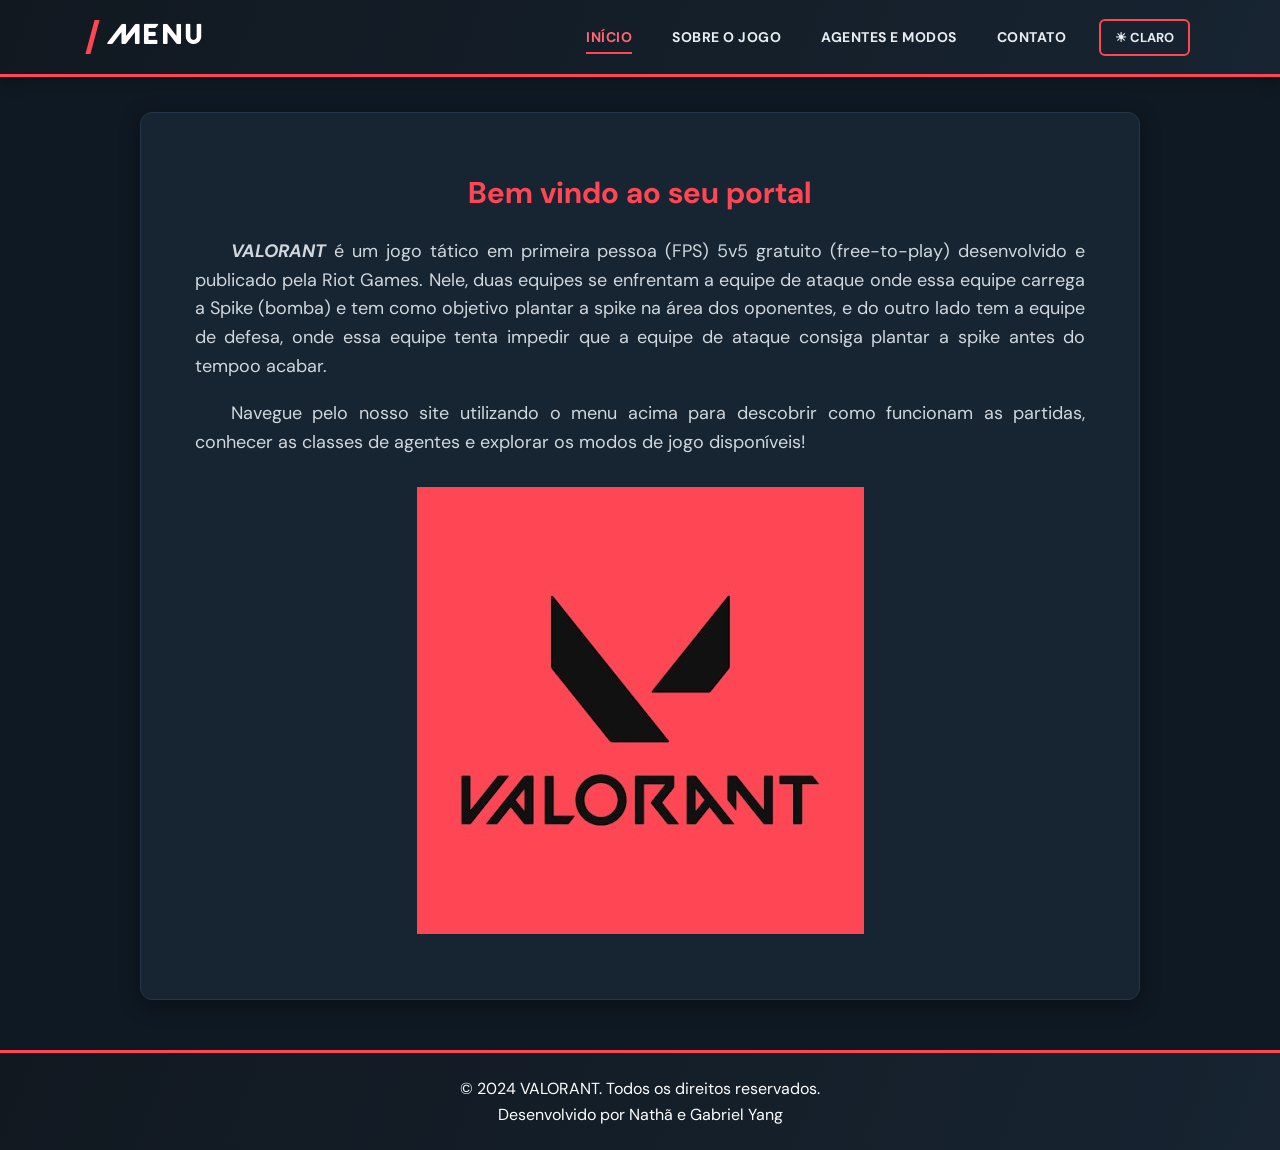
<file: index.html>
<!DOCTYPE html>
<html lang="pt-br">
<head>
    <meta charset="UTF-8">
    <meta name="viewport" content="width=device-width, initial-scale=1.0">
    <title>Pagina Inicial</title>
    <link rel="stylesheet" href="style.css">
</head>
<body>
    <header class="topo">
        <div class="marca">
            <span class="marca-detalhe"></span>
            <h1>MENU</h1>
        </div>

        <nav class="navegacao" aria-label="Navegação principal">
            <ul>
                <li><a href="index.html" class="ativo">Início</a></li>
                <li><a href="sobre.html">Sobre o Jogo</a></li>
                <li><a href="conteudo.html">Agentes e Modos</a></li>
                <li><a href="contato.html">Contato</a></li>
                <li><button id="btn-tema" class="btn-tema" type="button">☀︎ Claro</button></li>
            </ul>
        </nav>
    </header>

    <main>
        <section id="apresentação">
                <h2>Bem vindo ao seu portal</h2>
                <p> 
                    <strong><i>VALORANT</i></strong> é um jogo tático em primeira pessoa (FPS) 5v5 gratuito (free-to-play) desenvolvido e publicado pela Riot Games. Nele, duas equipes se enfrentam
                    a equipe de ataque onde essa equipe carrega a Spike (bomba) e tem como objetivo plantar a spike na área dos oponentes, e do outro
                    lado tem a equipe de defesa, onde essa equipe tenta impedir que a equipe de ataque consiga plantar a spike antes do tempoo acabar.
                </p>
                <p>
                    Navegue pelo nosso site utilizando o menu acima para descobrir como funcionam as partidas, 
                    conhecer as classes de agentes e explorar os modos de jogo disponíveis!
                </p>
        </section>

        <div class="midia">
            <img src="Imagem seção 1/Logo.jpeg" alt="logo oficial do valorant">
        </div>

    </main>

    <footer>
        <p>© 2024 VALORANT. Todos os direitos reservados.</p>
        <p>Desenvolvido por Nathã e Gabriel Yang</p>
    </footer>

    <script src="tema.js"></script>
</body>
</html>
</file>
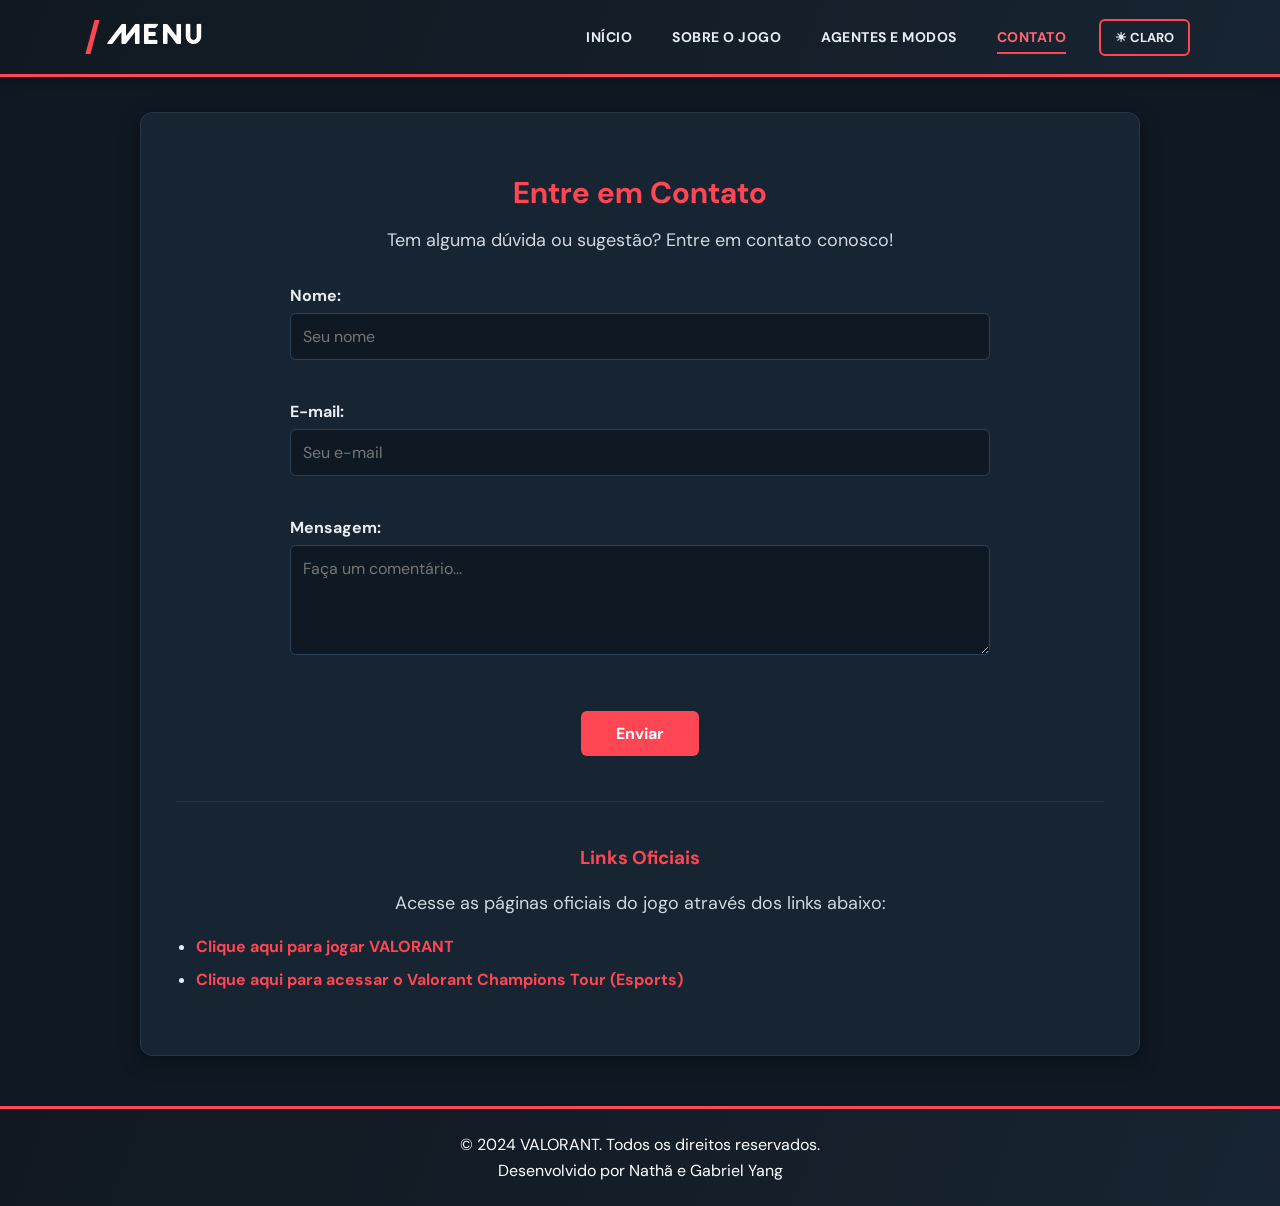
<file: contato.html>
<!DOCTYPE html>
<html lang="pt-BR">
<head>
    <meta charset="UTF-8">
    <meta name="viewport" content="width=device-width, initial-scale=1.0">
    <title>Contato</title>
    <link rel="stylesheet" href="style.css">
</head>
<body>
    <header class="topo">
        <div class="marca">
            <span class="marca-detalhe"></span>
            <h1>MENU</h1>
        </div>

        <nav class="navegacao" aria-label="Navegação principal">
            <ul>
                <li><a href="index.html">Início</a></li>
                <li><a href="sobre.html">Sobre o Jogo</a></li>
                <li><a href="conteudo.html">Agentes e Modos</a></li>
                <li><a href="contato.html" class="ativo">Contato</a></li>
                <li><button id="btn-tema" class="btn-tema" type="button">☀︎ Claro</button></li>
            </ul>
        </nav>
    </header>

    <main>
        <section class="section-contato">
            
            <h2>Entre em Contato</h2>
            <p>
                Tem alguma dúvida ou sugestão? Entre em contato conosco!
            </p>

            <form action="config.php" method="POST">
            <div>
                <label for="nome">Nome:</label>
                <input type="text" id="nome" name="nome" placeholder="Seu nome" required>
            </div>
            <br>
            <div>
                <label for="email">E-mail:</label>
                <input type="email" id="email" name="email" placeholder="Seu e-mail" required>
            </div>
            <br>
            <div>
                <label for="mensagem">Mensagem:</label>
                <textarea type="text" id="mensagem" name="mensagem" placeholder="Faça um comentário..." rows="4" required></textarea>
            </div>
            <br>
            <button type="submit" name="enviar" id="enviar">Enviar</button>
            </form>
        
        </section>

        <section class="section-links">
            <h3>Links Oficiais</h3>
            <p>
                Acesse as páginas oficiais do jogo através dos links abaixo:
            </p>

        <ul>
            <li><a href="https://playvalorant.com" target="_blank">Clique aqui para jogar VALORANT</a></li>
            <li><a href="https://valorantesports.com" target="_blank">Clique aqui para acessar o Valorant Champions Tour (Esports)</a></li>
        </ul>
        
        </section>
    </main>

    <footer>
        <p>© 2024 VALORANT. Todos os direitos reservados.</p>
        <p>Desenvolvido por Nathã e Gabriel Yang</p>
    </footer>

    <script src="tema.js"></script>
</body>
</html>
</file>
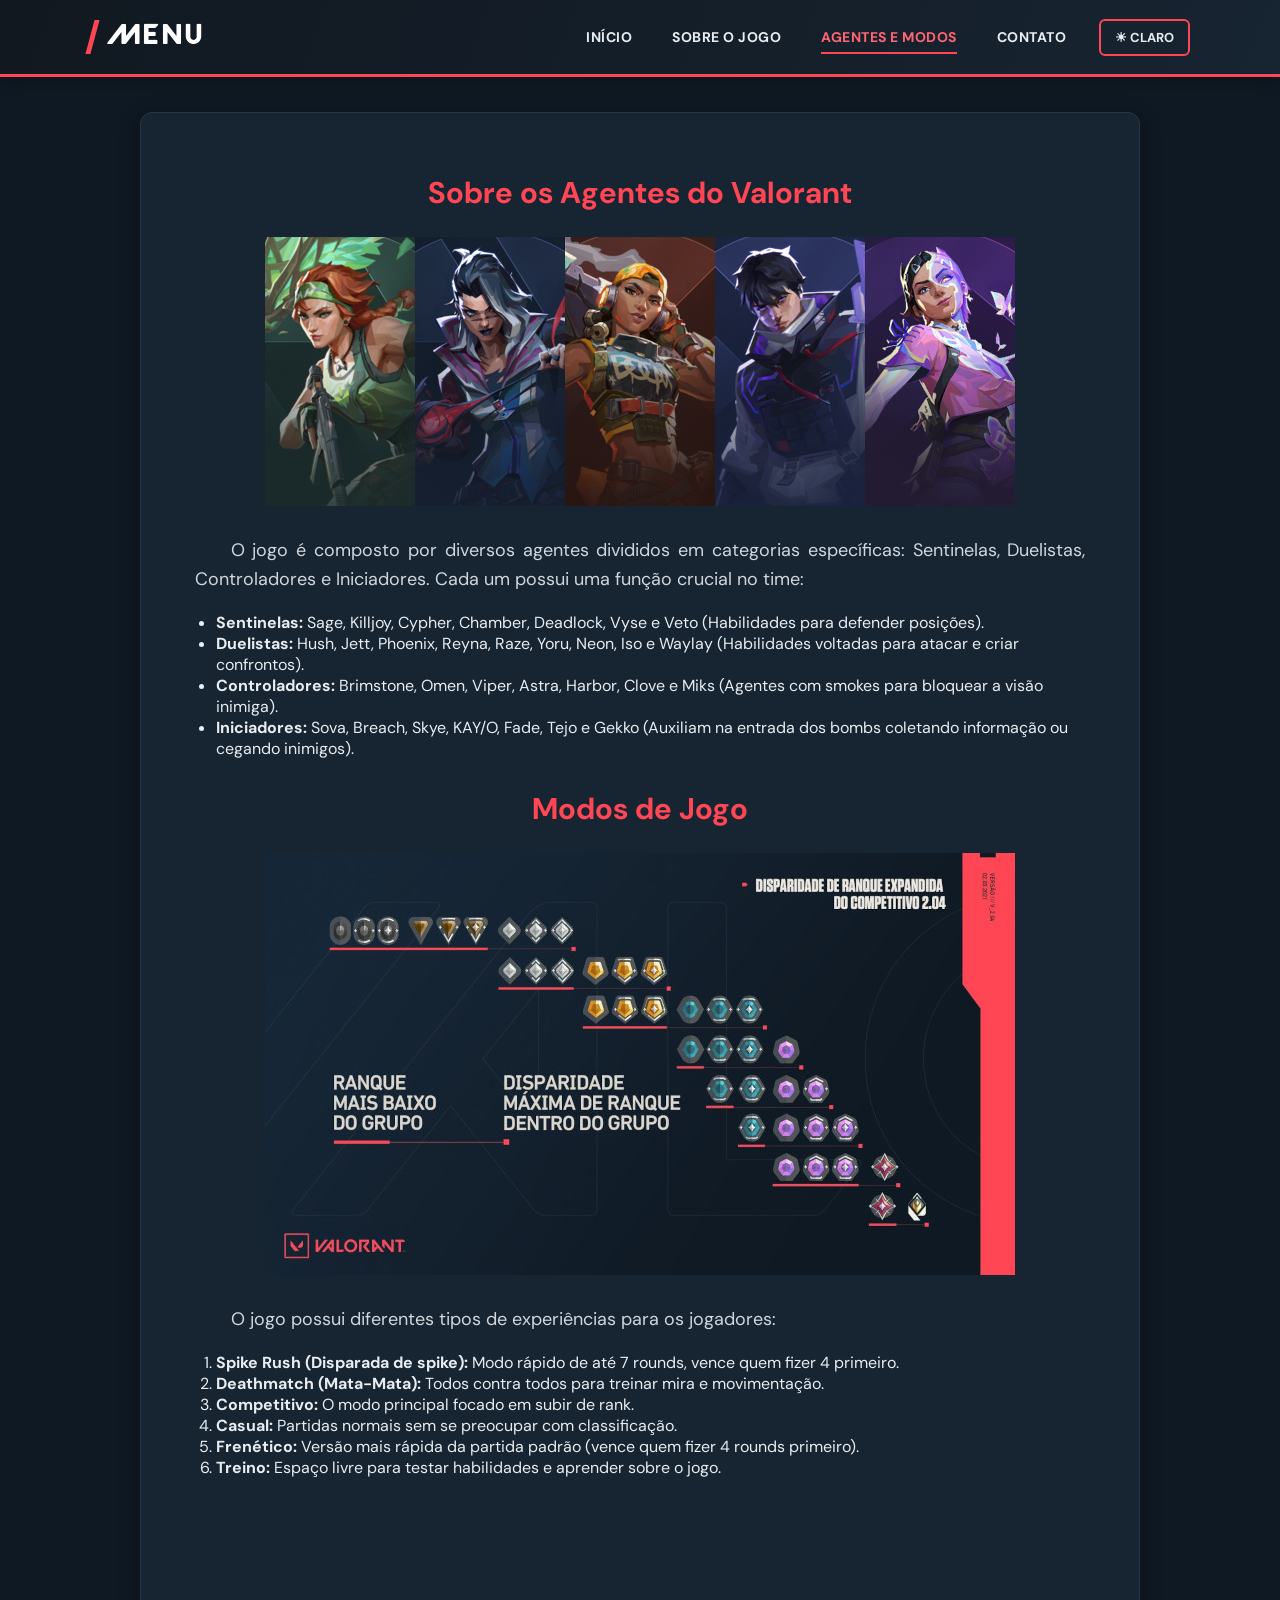
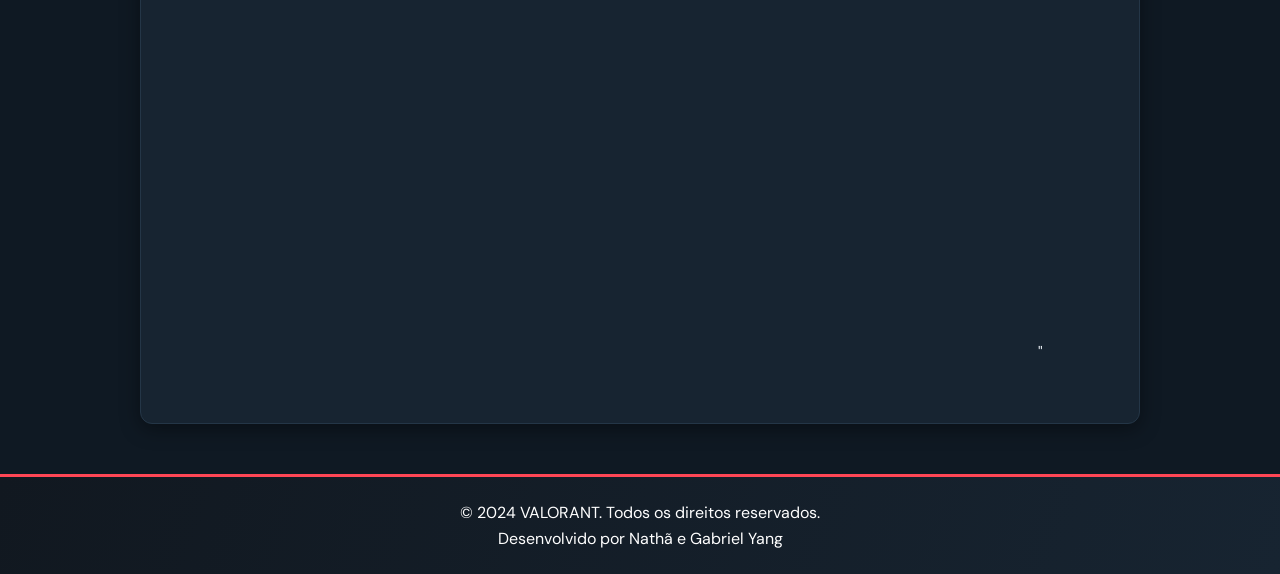
<file: conteudo.html>
<!DOCTYPE html>
<html lang="pt-BR">
<head>
    <meta charset="UTF-8">
    <meta name="viewport" content="width=device-width, initial-scale=1.0">
    <title>Agentes e Modos</title>
    <link rel="stylesheet" href="style.css">
</head>
<body>
    <header class="topo">
        <div class="marca">
            <span class="marca-detalhe"></span>
            <h1>MENU</h1>
        </div>

        <nav class="navegacao" aria-label="Navegação principal">
            <ul>
                <li><a href="index.html">Início</a></li>
                <li><a href="sobre.html">Sobre o Jogo</a></li>
                <li><a href="conteudo.html" class="ativo">Agentes e Modos</a></li>
                <li><a href="contato.html">Contato</a></li>
                <li><button id="btn-tema" class="btn-tema" type="button">☀︎ Claro</button></li>
            </ul>
        </nav>
    </header>        
    
    <main>
        <section class="section-agents">
            <h2>Sobre os Agentes do Valorant</h2>

            <div class="midia">
                <img src="Imagem seção 1/agentes.png" alt="Agentes do Valorant">
            </div>
            
            <p>
                O jogo é composto por diversos agentes divididos em categorias específicas: Sentinelas, Duelistas, Controladores e Iniciadores. Cada um possui uma função crucial no time:
            </p>
                 
            <ul>
                <li><strong>Sentinelas:</strong> Sage, Killjoy, Cypher, Chamber, Deadlock, Vyse e Veto (Habilidades para defender posições).</li>
                <li><strong>Duelistas:</strong> Hush, Jett, Phoenix, Reyna, Raze, Yoru, Neon, Iso e Waylay (Habilidades voltadas para atacar e criar confrontos).</li>
                <li><strong>Controladores:</strong> Brimstone, Omen, Viper, Astra, Harbor, Clove e Miks (Agentes com smokes para bloquear a visão inimiga).</li>
                <li><strong>Iniciadores:</strong> Sova, Breach, Skye, KAY/O, Fade, Tejo e Gekko (Auxiliam na entrada dos bombs coletando informação ou cegando inimigos).</li>
            </ul>

        </section>

        <section class="section-modos">
            <h2>Modos de Jogo</h2>

            <div class="midia">
                <img src="Imagem seção 1/elosvalorant.jpg" alt="Elos competitivo do Valorant">
            </div>

            <p>
                O jogo possui diferentes tipos de experiências para os jogadores:
            </p>
            
            <ol>
                <li><strong>Spike Rush (Disparada de spike):</strong> Modo rápido de até 7 rounds, vence quem fizer 4 primeiro.</li>
                <li><strong>Deathmatch (Mata-Mata):</strong> Todos contra todos para treinar mira e movimentação.</li>
                <li><strong>Competitivo:</strong> O modo principal focado em subir de rank.</li>
                <li><strong>Casual:</strong> Partidas normais sem se preocupar com classificação.</li>
                <li><strong>Frenético:</strong> Versão mais rápida da partida padrão (vence quem fizer 4 rounds primeiro).</li>
                <li><strong>Treino:</strong> Espaço livre para testar habilidades e aprender sobre o jogo.</li>
            </ol>
        </section>

        <div class="midia">
            <iframe width="560" height="315" src="https://www.youtube.com/embed/IhhjcB2ZjIM?si=deKy_woqlUoHmXSg" title="YouTube video player" frameborder="0" allow="accelerometer; autoplay; clipboard-write; encrypted-media; gyroscope; picture-in-picture; web-share" referrerpolicy="strict-origin-when-cross-origin" allowfullscreen></iframe>"
        </div>
    </main>

    <footer>
        <p>© 2024 VALORANT. Todos os direitos reservados.</p>
        <p>Desenvolvido por Nathã e Gabriel Yang</p>
    </footer>
    
    <script src="tema.js"></script>
</body>
</html>
</file>
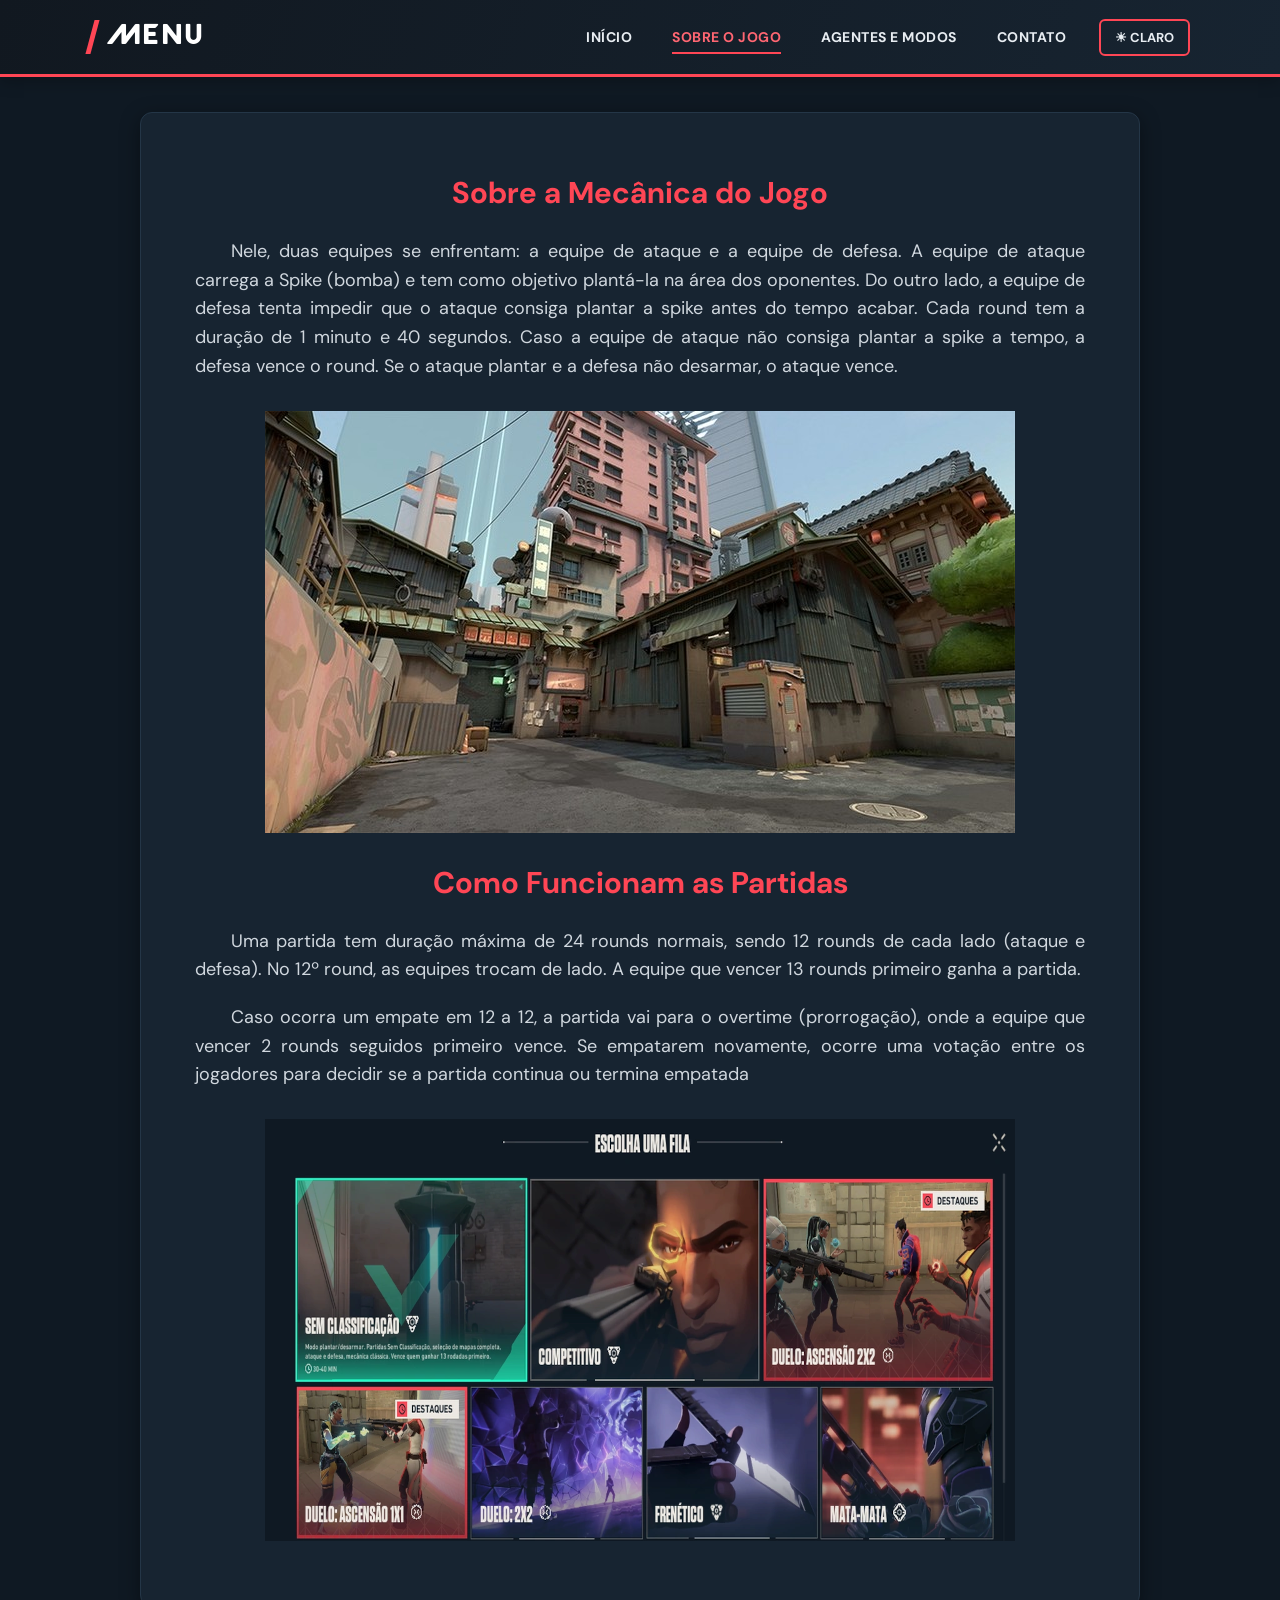
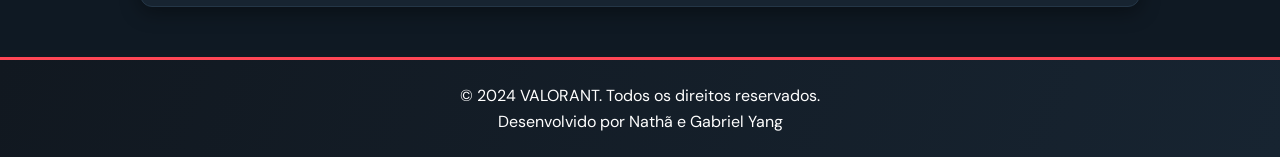
<file: sobre.html>
<!DOCTYPE html>
<html lang="pt-BR">
<head>
    <meta charset="UTF-8">
    <meta name="viewport" content="width=device-width, initial-scale=1.0">
    <title>Sobre o Jogo</title>
    <link rel="stylesheet" href="style.css">
</head>
<body>
    <header class="topo">
        <div class="marca">
            <span class="marca-detalhe"></span>
            <h1>MENU</h1>
        </div>

        <nav class="navegacao" aria-label="Navegação principal">
            <ul>
                <li><a href="index.html">Início</a></li>
                <li><a href="sobre.html" class="ativo">Sobre o Jogo</a></li>
                <li><a href="conteudo.html">Agentes e Modos</a></li>
                <li><a href="contato.html">Contato</a></li>
                <li><button id="btn-tema" class="btn-tema" type="button">☀︎ Claro</button></li>
            </ul>
        </nav>
    </header>

        <main>
            <section class="section-about">
                <h2>Sobre a Mecânica do Jogo</h2>
                    <p>
                        Nele, duas equipes se enfrentam: a equipe de ataque e a equipe de defesa. A equipe de ataque carrega a Spike (bomba) e tem como objetivo plantá-la na área dos oponentes. Do outro lado, a equipe de defesa tenta impedir que o ataque consiga plantar a spike antes do tempo acabar. Cada round tem a duração de 1 minuto e 40 segundos. Caso a equipe de ataque não consiga plantar a spike a tempo, a defesa vence o round. Se o ataque plantar e a defesa não desarmar, o ataque vence.
                    </p>
            </section>
        
        <div class="midia">
            <img src="Imagem seção 1/split4-2.png" alt="Cenário do Mapa Split">
        </div>

        <section class="section-partidas">
            <h2>Como Funcionam as Partidas</h2>
                <p>
                    Uma partida tem duração máxima de 24 rounds normais, sendo 12 rounds de cada lado (ataque e defesa). No 12º round, as equipes trocam de lado. A equipe que vencer 13 rounds primeiro ganha a partida.
                </p>
                <p>
                    Caso ocorra um empate em 12 a 12, a partida vai para o overtime (prorrogação), onde a equipe que vencer 2 rounds seguidos primeiro vence. Se empatarem novamente, ocorre uma votação entre os jogadores para decidir se a partida continua ou termina empatada
                </p>
        </section>

        <div class="midia">
            <img src="Imagem seção 1/modos-de-jogo.png" alt="modos de jogo do valorant">
        </div>
        
        </main>
    
        <footer>
            <p>© 2024 VALORANT. Todos os direitos reservados.</p>
            <p>Desenvolvido por Nathã e Gabriel Yang</p>
        </footer>

        <script src="tema.js"></script>
</body>
</html>
</file>
<file: style.css>
@charset "UTF-8";

@import url('https://fonts.googleapis.com/css2?family=DM+Sans:wght@400;500;600;700&family=Space+Grotesk:wght@500;600;700&display=swap');

@font-face {
    font-family: 'Valorant Font';
    src: url('fontes/valorant/Valorant\ Font.ttf') format('truetype');
}

* {
    box-sizing: border-box;
    font-family: 'DM Sans', Arial, Helvetica, sans-serif;
}

/*
    footer bgcolor(fundo claro)=#111820
    bgcolor(fundo escuro)=#0f1923
*/

body {
    margin: 0;
    background-color: #0f1923;
    color: white;
}

h1 {
    font-family: 'DM Sans', Arial, Helvetica, sans-serif;
    font-size: 50px;
    text-align: center;
    margin: 20px 0;
}

h2 {
    font-size: 30px;
    text-align: center;
}

p {
    font-size: 18px;
    text-align: justify;
    margin: 2%;
    text-indent: 2em;
}

/* 
    menu principal 
*/
.topo {
    display: flex;
    justify-content: space-between;
    align-items: center;
    gap: 25px;
    padding: 16px 7%;
    margin: 0;
    background: linear-gradient(110deg, #111820, #172431);
    border-bottom: 3px solid #ff4655;
    box-shadow: 0 4px 15px rgba(0, 0, 0, 0.25);
}

.marca {
    display: flex;
    align-items: center;
    gap: 12px;
    flex-shrink: 0;
}

.marca-detalhe {
    display: block;
    width: 5px;
    height: 34px;
    background-color: #ff4655;
    transform: skew(-15deg);
}

.marca h1 {
    color: #ffffff;
    font-family: 'Valorant Font', Arial, sans-serif;
    font-size: 27px;
    margin: 0;
    letter-spacing: 2px;
}

.navegacao ul {
    display: flex;
    align-items: center;
    justify-content: flex-end;
    flex-wrap: wrap;
    gap: 10px;
    list-style: none;
    padding: 0;
    margin: 0;
}

.navegacao a {
    display: block;
    position: relative;
    padding: 12px 15px;
    color: #e8edf2;
    text-decoration: none;
    font-size: 14px;
    font-weight: 700;
    letter-spacing: 0.5px;
    text-transform: uppercase;
    transition: 0.25s ease;
}

.navegacao a::after {
    content: "";
    position: absolute;
    left: 15px;
    right: 15px;
    bottom: 4px;
    height: 2px;
    background: #ff4655;
    transform: scaleX(0);
    transform-origin: left;
    transition: transform 0.25s ease;
}

.navegacao a:hover,
.navegacao a.ativo {
    color: #ff6672;
}

.navegacao a:hover::after,
.navegacao a.ativo::after {
    transform: scaleX(1);
}

/* 
    Botão tema 
*/
.btn-tema {
    background-color: transparent;
    color: #e8edf2;
    border: 2px solid #ff4655;
    border-radius: 6px;
    padding: 8px 14px;
    font-size: 13px;
    font-weight: 700;
    text-transform: uppercase;
    cursor: pointer;
    transition: 0.25s ease;
    margin-left: 8px;
}

.btn-tema:hover {
    background-color: #ff4655;
    color: #ffffff;
}

/*
    tema claro 
*/
body.tema-claro {
    background-color: #f2f1f0;
    color: #0f1923;
}

body.tema-claro main p,
body.tema-claro .section-contato p {
    color: #333333;
}

body.tema-claro form label {
    color: #222222;
}

body.tema-claro .topo {
    background: linear-gradient(110deg, #ffffff, #f4f4f4);
    box-shadow: 0 4px 15px rgba(0, 0, 0, 0.1);
}

body.tema-claro .marca h1 {
    color: #0f1923;
}

body.tema-claro .navegacao a {
    color: #0f1923;
}

body.tema-claro .navegacao a:hover,
body.tema-claro .navegacao a.ativo {
    color: #ff4655;
}



body.tema-claro .btn-tema {
    color: #0f1923;
}

body.tema-claro .btn-tema:hover {
    color: #ffffff;
}

body.tema-claro form input,
body.tema-claro form textarea {
    background-color: #ffffff;
    color: #0f1923;
    border: 1px solid #cccccc;
}

body.tema-claro .section-links {
    border-top: 1px solid #dddddd;
}

body.tema-claro main {
    background-color: #ffffff;
    color: #222222;
    border: none;
    box-shadow: 0 5px 20px rgba(0, 0, 0, 0.12);
}

body.tema-claro footer {
    background: linear-gradient(110deg, #ffffff, #f4f4f4);
    color: #0f1923;
}

body.tema-claro footer p {
    color: #0f1923;
}

body.tema-claro form input:focus,
body.tema-claro form textarea:focus {
    border-color: #ff4655;
}

/* 
    Corpo dos conteúdos 
*/
main {
    background-color: #172431; 
    color: #e8edf2;            
    max-width: 1000px;
    margin: 35px auto;
    padding: 35px;
    border-radius: 12px;
    border: 1px solid #243647;
    box-shadow: 0 5px 20px rgba(0, 0, 0, 0.4);
}

main h1,
main h2,
main h3 {
    color: #ff4655;
}

main p {
    color: #d0d7de;
    line-height: 1.6;
}

section {
    border: none;
    background: transparent;
    margin-bottom: 30px;
}


.midia {
    display: block;
    text-align: center;
    max-width: 100%;
    margin: 25px auto;
    height: auto;
    border-radius: 15px;
}

.midia img {
    max-width: 100%;
    height: auto;
}

iframe {
    max-width: 100%;
    width: 800px;
    height: 450px;
}

footer {
    background: linear-gradient(110deg, #111820, #172431);
    color: white;
    text-align: center;
    width: 100%;
    padding: 20px;
    margin-top: 50px;
    border-top: 3px solid #ff4655;
}

footer p {
    font-size: 16px;
    text-align: center;
    text-indent: 0;
    margin: 5px;
}


.section-contato {
    max-width: 700px;
    margin: 0 auto;
}

.section-contato h2 {
    color: #ff4655;
    margin-bottom: 10px;
}

.section-contato p {
    text-align: center;
    text-indent: 0;
    color: #d0d7de;
}


form {
    margin-top: 30px;
}

form div {
    margin-bottom: 20px;
}

form label {
    display: block;
    margin-bottom: 7px;
    font-weight: bold;
    color: #e8edf2;
}

form input,
form textarea {
    width: 100%;
    padding: 12px;
    background-color: #0f1923;
    color: #ffffff;
    border: 1px solid #2c4156;
    border-radius: 6px;
    font-size: 16px;
    outline: none;
}

form input:focus,
form textarea:focus {
    border-color: #ff4655;
}

form textarea {
    resize: vertical;
}

form button {
    display: block;
    margin: 10px auto 0;
    background-color: #ff4655;
    color: white;
    border: none;
    border-radius: 6px;
    padding: 12px 35px;
    font-size: 16px;
    font-weight: bold;
    cursor: pointer;
}

form button:hover {
    background-color: #d93645;
    transform: scale(1.02);
}


.section-links {
    margin-top: 45px;
    padding-top: 25px;
    border-top: 1px solid #243647;
}

.section-links h3 {
    color: #ff4655;
    text-align: center;
}

.section-links p {
    text-align: center;
    text-indent: 0;
}

.section-links ul {
    padding-left: 20px;
}

.section-links li {
    margin: 12px 0;
}

.section-links a {
    color: #ff4655;
    font-weight: bold;
    text-decoration: none;
}

.section-links a:hover {
    text-decoration: underline;
}

/*
    Para celular ou tela menor
*/

@media (max-width: 700px) {

    h1 {
        font-size: 35px;
    }

    h2 {
        font-size: 24px;
    }

    .topo {
        flex-direction: column;
        gap: 12px;
        padding: 18px 12px;
    }

    .marca h1 {
        font-size: 25px;
    }

    .navegacao ul {
        justify-content: center;
        gap: 3px;
    }

    .navegacao a {
        padding: 10px 9px;
        font-size: 12px;
    }

    .navegacao a::after {
        left: 9px;
        right: 9px;
    }

    main {
        width: 90%;
        margin: 20px auto;
        padding: 20px;
    }

    main p {
        font-size: 16px;
        text-align: left;
    }

    .midia {
        margin: 15px auto;
    }

    .midia img {
        max-width: 100%;
    }

    iframe {
        width: 100%;
        height: 250px;
    }

    footer {
        padding: 15px;
    }

    footer p {
        font-size: 14px;
    }
}
</file>
